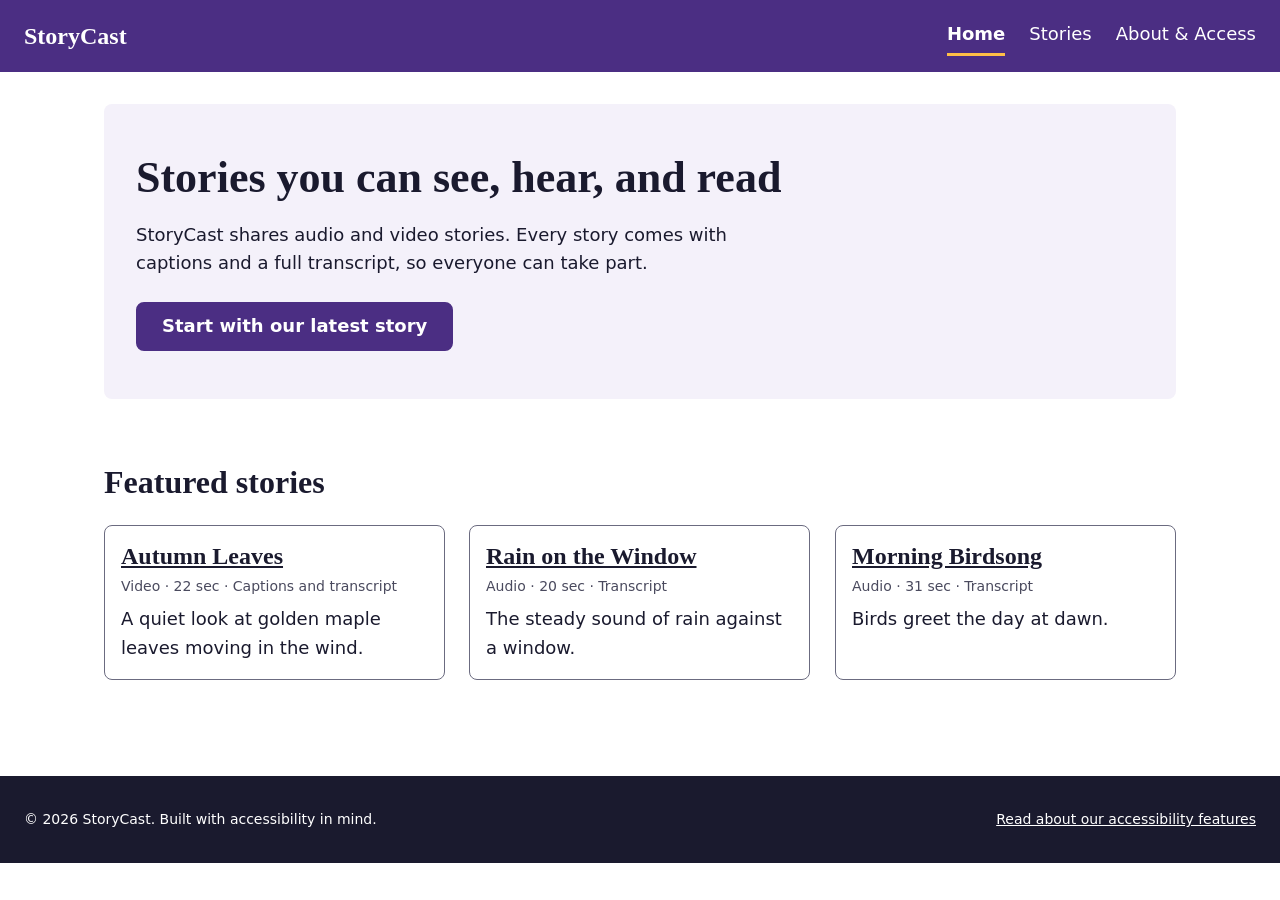
<file: index.html>
<!DOCTYPE html>
<html lang="en">
<head>
  <meta charset="UTF-8">
  <meta name="viewport" content="width=device-width, initial-scale=1">
  <title>StoryCast | Stories you can see, hear, and read</title>
  <meta name="description" content="StoryCast is an accessible home for audio and video storytelling, with captions and transcripts for every story.">
  <link rel="stylesheet" href="css/main.css">
</head>
<body>
  <a class="skip-link" href="#main">Skip to main content</a>

  <header class="site-header">
    <p class="site-header__brand">StoryCast</p>
    <nav class="nav" aria-label="Main">
      <ul class="nav__list">
        <li><a class="nav__link" href="index.html" aria-current="page">Home</a></li>
        <li><a class="nav__link" href="story/story-01.html">Stories</a></li>
        <li><a class="nav__link" href="about.html">About &amp; Access</a></li>
      </ul>
    </nav>
  </header>

  <main id="main">
    <section class="hero" aria-labelledby="hero-title">
      <h1 id="hero-title">Stories you can see, hear, and read</h1>
      <p>StoryCast shares audio and video stories. Every story comes with captions and a full transcript, so everyone can take part.</p>
      <a class="button" href="story/story-01.html">Start with our latest story</a>
    </section>

    <section class="featured" aria-labelledby="featured-title">
      <h2 id="featured-title">Featured stories</h2>

      <div class="featured__grid">
        <article class="media-card">
          <h3 class="media-card__title">
            <a href="story/story-01.html">Autumn Leaves</a>
          </h3>
          <p class="media-card__meta">Video &middot; 22 sec &middot; Captions and transcript</p>
          <p class="media-card__summary">A quiet look at golden maple leaves moving in the wind.</p>
        </article>

        <article class="media-card">
          <h3 class="media-card__title">
            <a href="story/story-02.html">Rain on the Window</a>
          </h3>
          <p class="media-card__meta">Audio &middot; 20 sec &middot; Transcript</p>
          <p class="media-card__summary">The steady sound of rain against a window.</p>
        </article>

        <article class="media-card">
          <h3 class="media-card__title">
            <a href="story/story-03.html">Morning Birdsong</a>
          </h3>
          <p class="media-card__meta">Audio &middot; 31 sec &middot; Transcript</p>
          <p class="media-card__summary">Birds greet the day at dawn.</p>
        </article>
      </div>
    </section>
  </main>

  <footer class="site-footer">
    <p>&copy; 2026 StoryCast. Built with accessibility in mind.</p>
    <p><a href="about.html">Read about our accessibility features</a></p>
  </footer>
</body>
</html>
</file>
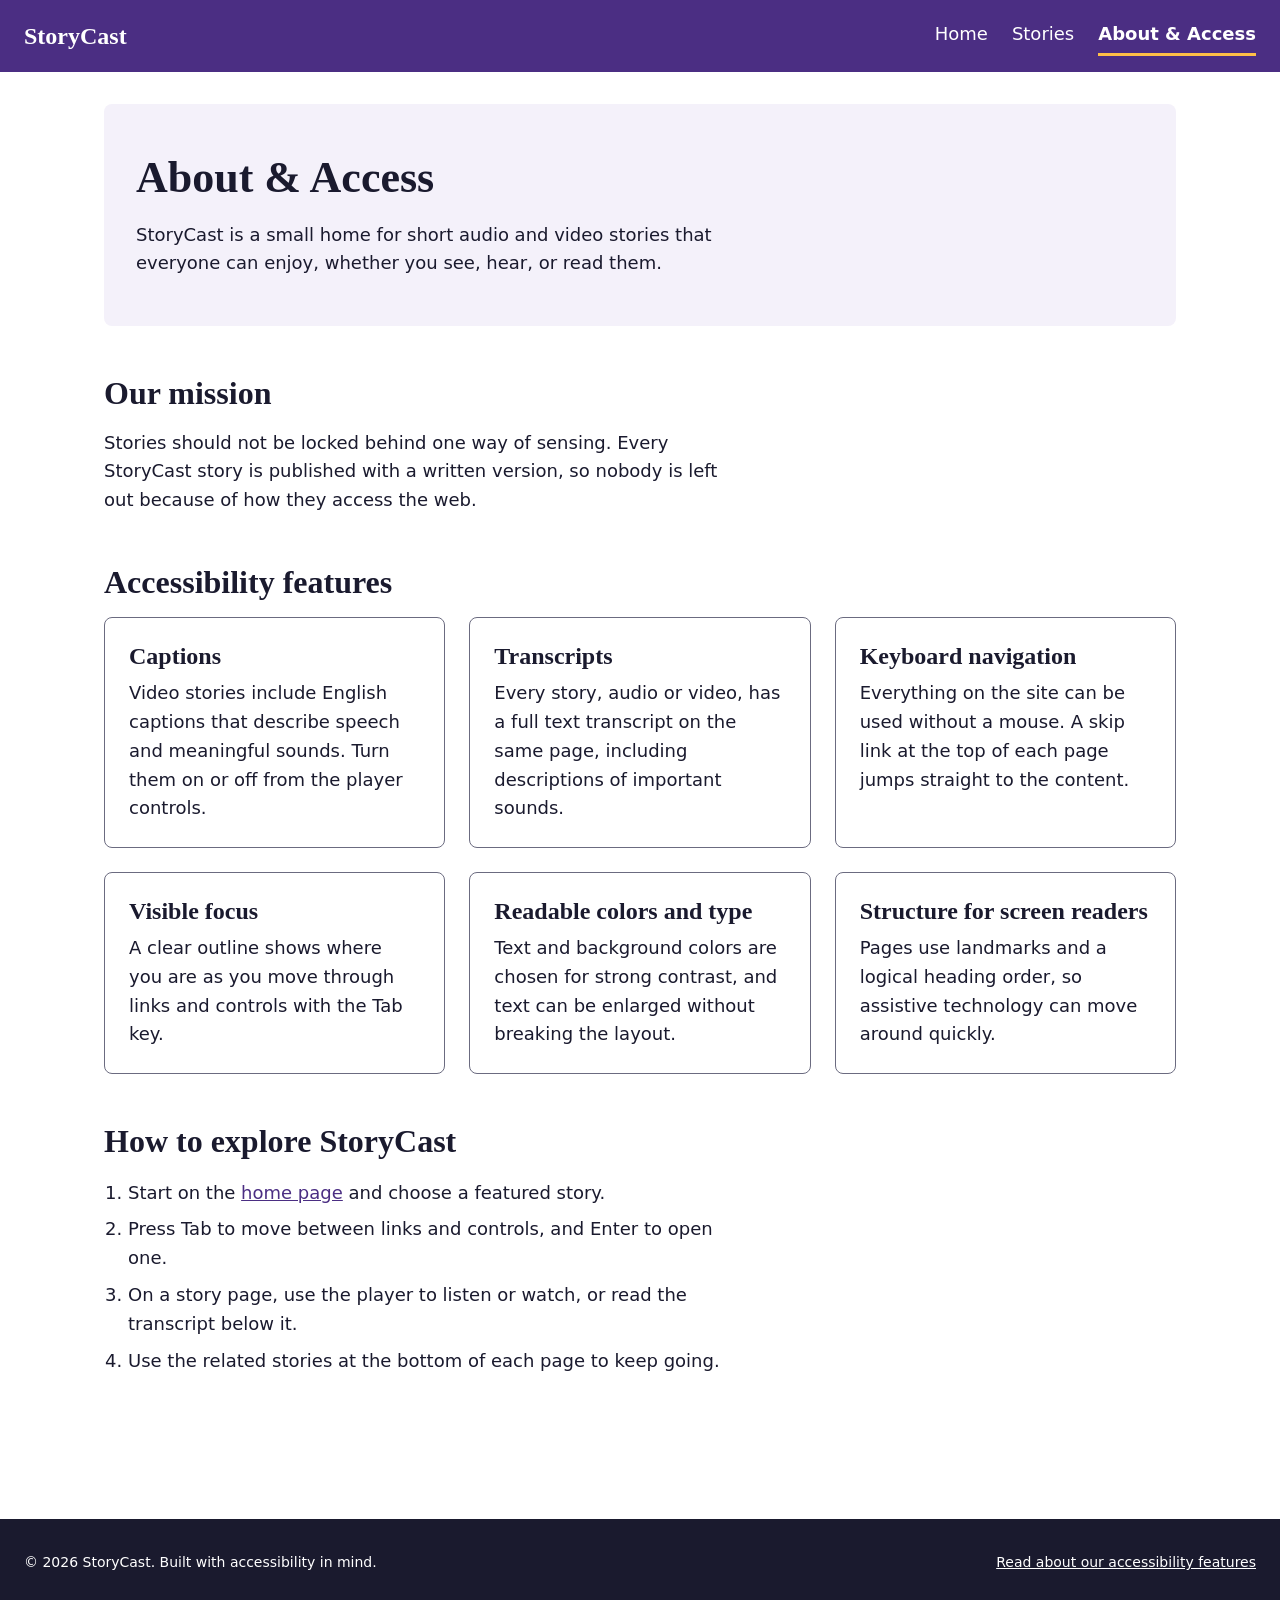
<file: about.html>
<!DOCTYPE html>
<html lang="en">
<head>
  <meta charset="UTF-8">
  <meta name="viewport" content="width=device-width, initial-scale=1">
  <title>About &amp; Access | StoryCast</title>
  <meta name="description" content="Learn about StoryCast's mission, the accessibility features built into every story, and how to explore the site.">
  <link rel="stylesheet" href="css/main.css">
</head>
<body>
  <a class="skip-link" href="#main">Skip to main content</a>

  <header class="site-header">
    <p class="site-header__brand">StoryCast</p>
    <nav class="nav" aria-label="Main">
      <ul class="nav__list">
        <li><a class="nav__link" href="index.html">Home</a></li>
        <li><a class="nav__link" href="story/story-01.html">Stories</a></li>
        <li><a class="nav__link" href="about.html" aria-current="page">About &amp; Access</a></li>
      </ul>
    </nav>
  </header>

  <main id="main">
    <header class="page-header">
      <h1>About &amp; Access</h1>
      <p>StoryCast is a small home for short audio and video stories that everyone can enjoy, whether you see, hear, or read them.</p>
    </header>

    <section class="about-section" aria-labelledby="mission-title">
      <h2 id="mission-title">Our mission</h2>
      <p>Stories should not be locked behind one way of sensing. Every StoryCast story is published with a written version, so nobody is left out because of how they access the web.</p>
    </section>

    <section class="about-section" aria-labelledby="features-title">
      <h2 id="features-title">Accessibility features</h2>
      <ul class="feature-list">
        <li>
          <h3>Captions</h3>
          <p>Video stories include English captions that describe speech and meaningful sounds. Turn them on or off from the player controls.</p>
        </li>
        <li>
          <h3>Transcripts</h3>
          <p>Every story, audio or video, has a full text transcript on the same page, including descriptions of important sounds.</p>
        </li>
        <li>
          <h3>Keyboard navigation</h3>
          <p>Everything on the site can be used without a mouse. A skip link at the top of each page jumps straight to the content.</p>
        </li>
        <li>
          <h3>Visible focus</h3>
          <p>A clear outline shows where you are as you move through links and controls with the Tab key.</p>
        </li>
        <li>
          <h3>Readable colors and type</h3>
          <p>Text and background colors are chosen for strong contrast, and text can be enlarged without breaking the layout.</p>
        </li>
        <li>
          <h3>Structure for screen readers</h3>
          <p>Pages use landmarks and a logical heading order, so assistive technology can move around quickly.</p>
        </li>
      </ul>
    </section>

    <section class="about-section" aria-labelledby="engage-title">
      <h2 id="engage-title">How to explore StoryCast</h2>
      <ol>
        <li>Start on the <a href="index.html">home page</a> and choose a featured story.</li>
        <li>Press Tab to move between links and controls, and Enter to open one.</li>
        <li>On a story page, use the player to listen or watch, or read the transcript below it.</li>
        <li>Use the related stories at the bottom of each page to keep going.</li>
      </ol>
    </section>
  </main>

  <footer class="site-footer">
    <p>&copy; 2026 StoryCast. Built with accessibility in mind.</p>
    <p><a href="about.html">Read about our accessibility features</a></p>
  </footer>
</body>
</html>
</file>
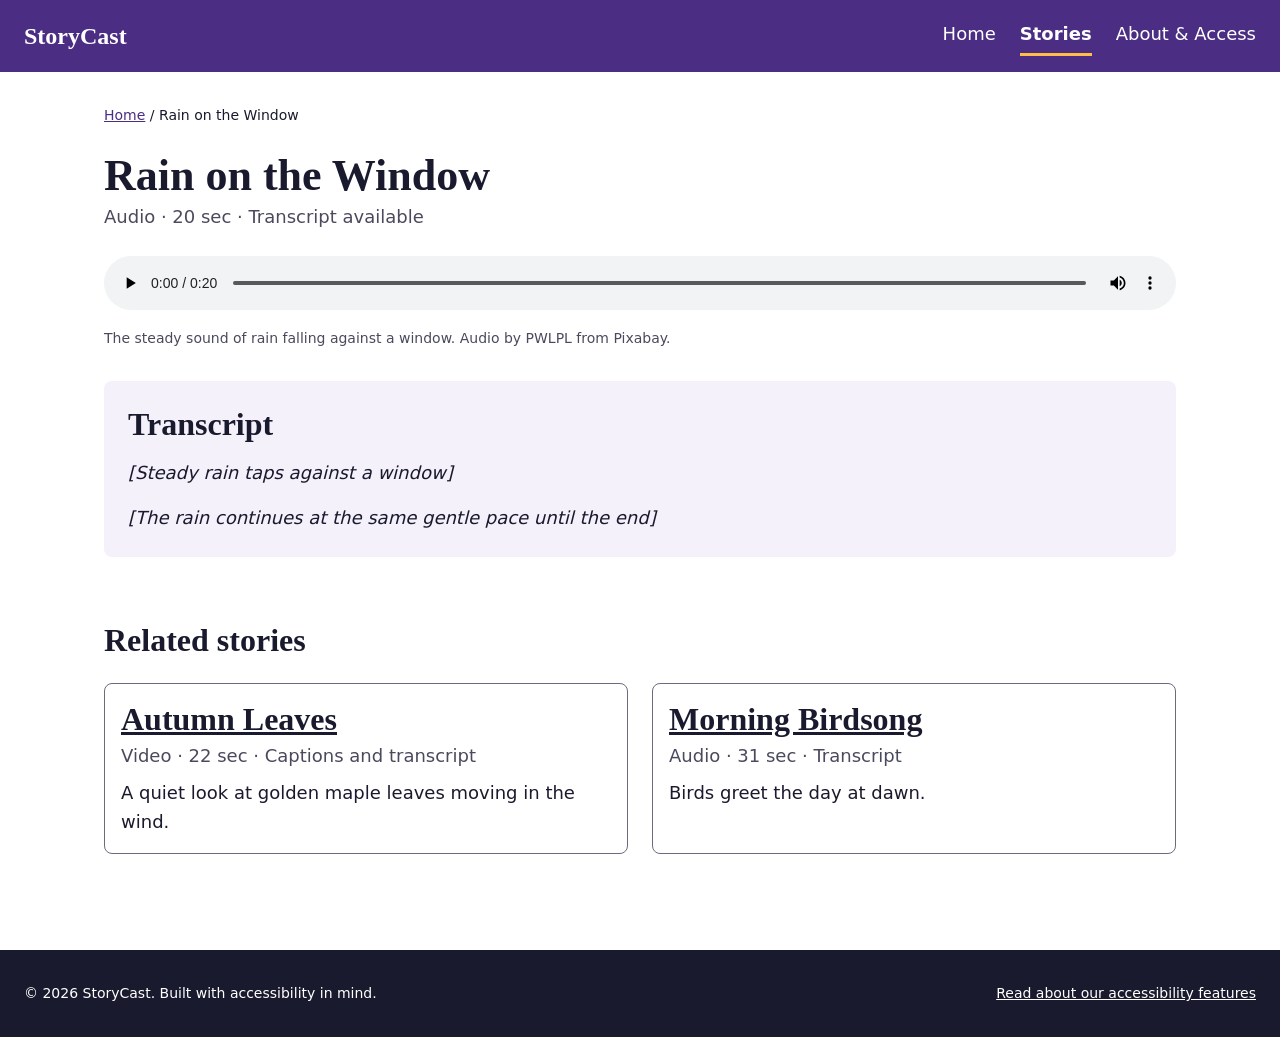
<file: story/story-02.html>
<!DOCTYPE html>
<html lang="en">
<head>
  <meta charset="UTF-8">
  <meta name="viewport" content="width=device-width, initial-scale=1">
  <title>Rain on the Window | StoryCast</title>
  <meta name="description" content="A 20-second audio recording of steady rain against a window, with a full transcript.">
  <link rel="stylesheet" href="../css/main.css">
</head>
<body>
  <a class="skip-link" href="#main">Skip to main content</a>

  <header class="site-header">
    <p class="site-header__brand">StoryCast</p>
    <nav class="nav" aria-label="Main">
      <ul class="nav__list">
        <li><a class="nav__link" href="../index.html">Home</a></li>
        <li><a class="nav__link" href="story-01.html" aria-current="page">Stories</a></li>
        <li><a class="nav__link" href="../about.html">About &amp; Access</a></li>
      </ul>
    </nav>
  </header>

  <main id="main">
    <nav class="breadcrumb" aria-label="Breadcrumb">
      <a href="../index.html">Home</a> / <span aria-current="page">Rain on the Window</span>
    </nav>

    <article class="story">
      <header class="story__header">
        <h1>Rain on the Window</h1>
        <p class="story__meta">Audio &middot; 20 sec &middot; Transcript available</p>
      </header>

      <figure class="story__media">
        <audio controls preload="metadata">
          <source src="../assets/audio/story-02.mp3" type="audio/mpeg">
          <p>Your browser doesn't support audio. <a href="../assets/audio/story-02.mp3">Download the audio</a> or read the transcript below.</p>
        </audio>
        <figcaption>
          The steady sound of rain falling against a window. Audio by PWLPL from Pixabay.
        </figcaption>
      </figure>

      <section class="transcript" aria-labelledby="transcript-title">
        <h2 id="transcript-title">Transcript</h2>
        <p><em>[Steady rain taps against a window]</em></p>
        <p><em>[The rain continues at the same gentle pace until the end]</em></p>
      </section>
    </article>

    <section class="related" aria-labelledby="related-title">
      <h2 id="related-title">Related stories</h2>

      <div class="featured__grid">
        <article class="media-card">
          <h3 class="media-card__title">
            <a href="story-01.html">Autumn Leaves</a>
          </h3>
          <p class="media-card__meta">Video &middot; 22 sec &middot; Captions and transcript</p>
          <p class="media-card__summary">A quiet look at golden maple leaves moving in the wind.</p>
        </article>

        <article class="media-card">
          <h3 class="media-card__title">
            <a href="story-03.html">Morning Birdsong</a>
          </h3>
          <p class="media-card__meta">Audio &middot; 31 sec &middot; Transcript</p>
          <p class="media-card__summary">Birds greet the day at dawn.</p>
        </article>
      </div>
    </section>
  </main>

  <footer class="site-footer">
    <p>&copy; 2026 StoryCast. Built with accessibility in mind.</p>
    <p><a href="../about.html">Read about our accessibility features</a></p>
  </footer>
</body>
</html>
</file>
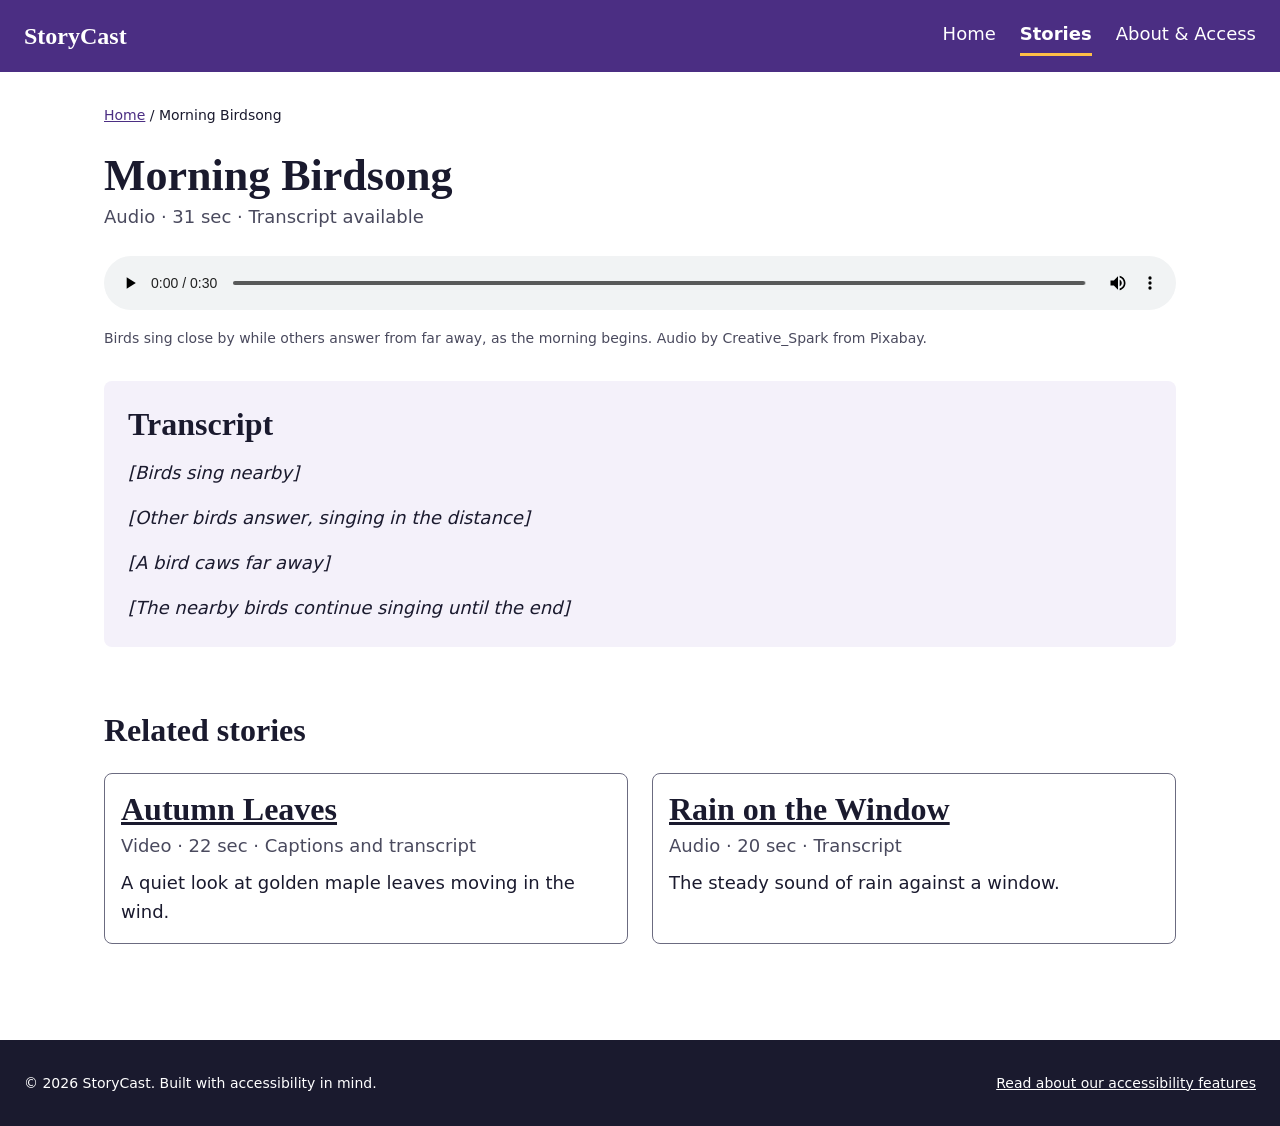
<file: story/story-03.html>
<!DOCTYPE html>
<html lang="en">
<head>
  <meta charset="UTF-8">
  <meta name="viewport" content="width=device-width, initial-scale=1">
  <title>Morning Birdsong | StoryCast</title>
  <meta name="description" content="A 31-second audio recording of birds singing at dawn, with a full transcript.">
  <link rel="stylesheet" href="../css/main.css">
</head>
<body>
  <a class="skip-link" href="#main">Skip to main content</a>

  <header class="site-header">
    <p class="site-header__brand">StoryCast</p>
    <nav class="nav" aria-label="Main">
      <ul class="nav__list">
        <li><a class="nav__link" href="../index.html">Home</a></li>
        <li><a class="nav__link" href="story-01.html" aria-current="page">Stories</a></li>
        <li><a class="nav__link" href="../about.html">About &amp; Access</a></li>
      </ul>
    </nav>
  </header>

  <main id="main">
    <nav class="breadcrumb" aria-label="Breadcrumb">
      <a href="../index.html">Home</a> / <span aria-current="page">Morning Birdsong</span>
    </nav>

    <article class="story">
      <header class="story__header">
        <h1>Morning Birdsong</h1>
        <p class="story__meta">Audio &middot; 31 sec &middot; Transcript available</p>
      </header>

      <figure class="story__media">
        <audio controls preload="metadata">
          <source src="../assets/audio/story-03.mp3" type="audio/mpeg">
          <p>Your browser doesn't support audio. <a href="../assets/audio/story-03.mp3">Download the audio</a> or read the transcript below.</p>
        </audio>
        <figcaption>
          Birds sing close by while others answer from far away, as the morning begins. Audio by Creative_Spark from Pixabay.
        </figcaption>
      </figure>

      <section class="transcript" aria-labelledby="transcript-title">
        <h2 id="transcript-title">Transcript</h2>
        <p><em>[Birds sing nearby]</em></p>
        <p><em>[Other birds answer, singing in the distance]</em></p>
        <p><em>[A bird caws far away]</em></p>
        <p><em>[The nearby birds continue singing until the end]</em></p>
      </section>
    </article>

    <section class="related" aria-labelledby="related-title">
      <h2 id="related-title">Related stories</h2>

      <div class="featured__grid">
        <article class="media-card">
          <h3 class="media-card__title">
            <a href="story-01.html">Autumn Leaves</a>
          </h3>
          <p class="media-card__meta">Video &middot; 22 sec &middot; Captions and transcript</p>
          <p class="media-card__summary">A quiet look at golden maple leaves moving in the wind.</p>
        </article>

        <article class="media-card">
          <h3 class="media-card__title">
            <a href="story-02.html">Rain on the Window</a>
          </h3>
          <p class="media-card__meta">Audio &middot; 20 sec &middot; Transcript</p>
          <p class="media-card__summary">The steady sound of rain against a window.</p>
        </article>
      </div>
    </section>
  </main>

  <footer class="site-footer">
    <p>&copy; 2026 StoryCast. Built with accessibility in mind.</p>
    <p><a href="../about.html">Read about our accessibility features</a></p>
  </footer>
</body>
</html>
</file>
<file: css/main.css>
@layer reset, base, layout, components, utilities;
:root {
  --color-bg: #ffffff;
  --color-surface: #f4f1fa;
  --color-text: #1a1a2e;
  --color-text-muted: #4a4a5e;
  --color-primary: #4b2e83;
  --color-primary-contrast: #ffffff;
  --color-accent: #b3261e;
  --color-focus: #ffbf47;
  --color-border: #6b6b80;
}

:root {
  --font-family-base: system-ui, -apple-system, Segoe UI, Roboto, Arial, sans-serif;
  --font-family-heading: Georgia, Times New Roman, serif;
  --font-size-base: 1.125rem;
  --font-size-sm: 0.875rem;
  --font-size-md: 1.125rem;
  --font-size-lg: 1.5rem;
  --font-size-xl: 2rem;
  --font-size-2xl: 2.75rem;
  --line-height-base: 1.6;
  --line-height-heading: 1.2;
}

:root {
  --space-xs: 0.25rem;
  --space-sm: 0.5rem;
  --space-md: 1rem;
  --space-lg: 1.5rem;
  --space-xl: 2rem;
  --space-2xl: 3rem;
  --space-3xl: 4rem;
  --container-max-width: 70rem;
  --radius-md: 0.5rem;
}

@layer reset {
  *,
  *::before,
  *::after {
    box-sizing: border-box;
  }
  body,
  h1,
  h2,
  h3,
  p,
  figure,
  ul {
    margin: 0;
  }
  ul {
    padding: 0;
    list-style: none;
  }
  img,
  video {
    display: block;
    max-width: 100%;
    height: auto;
  }
}
@layer base {
  body {
    font-family: var(--font-family-base);
    font-size: var(--font-size-base);
    line-height: var(--line-height-base);
    color: var(--color-text);
    background-color: var(--color-bg);
  }
  h1,
  h2,
  h3 {
    font-family: var(--font-family-heading);
    line-height: var(--line-height-heading);
  }
  h1 {
    font-size: var(--font-size-2xl);
  }
  h2 {
    font-size: var(--font-size-xl);
  }
  h3 {
    font-size: var(--font-size-lg);
  }
  a {
    color: var(--color-primary);
  }
  :focus-visible {
    outline: 3px solid var(--color-primary);
    outline-offset: 3px;
  }
  .skip-link {
    position: absolute;
    left: var(--space-md);
    top: -4rem;
    padding: var(--space-sm) var(--space-md);
    background-color: var(--color-primary);
    color: var(--color-primary-contrast);
  }
  .skip-link:focus {
    top: var(--space-md);
  }
  @media (prefers-reduced-motion: reduce) {
    * {
      animation: none !important;
      transition: none !important;
    }
  }
}
@layer layout {
  .site-header {
    display: flex;
    flex-wrap: wrap;
    align-items: center;
    justify-content: space-between;
    gap: var(--space-md);
    padding: var(--space-md) var(--space-lg);
    background-color: var(--color-primary);
    color: var(--color-primary-contrast);
  }
  .site-header :focus-visible {
    outline-color: var(--color-focus);
  }
  .site-header__brand {
    font-family: var(--font-family-heading);
    font-size: var(--font-size-lg);
    font-weight: 700;
  }
}
@layer components {
  .nav__list {
    display: flex;
    flex-wrap: wrap;
    gap: var(--space-lg);
  }
  .nav__link {
    display: inline-block;
    padding: var(--space-xs) 0;
    color: var(--color-primary-contrast);
    text-decoration: none;
    border-bottom: 3px solid transparent;
  }
  .nav__link:hover {
    border-bottom-color: var(--color-primary-contrast);
  }
  .nav__link[aria-current=page] {
    font-weight: 700;
    border-bottom-color: var(--color-focus);
  }
}
@layer layout {
  .site-footer {
    display: flex;
    flex-wrap: wrap;
    justify-content: space-between;
    gap: var(--space-md);
    margin-top: var(--space-3xl);
    padding: var(--space-xl) var(--space-lg);
    background-color: var(--color-text);
    color: var(--color-bg);
    font-size: var(--font-size-sm);
  }
  .site-footer a {
    color: var(--color-bg);
  }
  .site-footer :focus-visible {
    outline-color: var(--color-focus);
  }
}
@layer layout {
  main {
    max-width: var(--container-max-width);
    margin-inline: auto;
    padding: var(--space-xl) var(--space-lg);
  }
  .hero {
    padding: var(--space-2xl) var(--space-xl);
    background-color: var(--color-surface);
    border-radius: var(--radius-md);
  }
  .hero p {
    max-width: 40rem;
    margin-block: var(--space-md) var(--space-lg);
  }
  .featured {
    margin-top: var(--space-3xl);
  }
  .featured h2 {
    margin-bottom: var(--space-lg);
  }
  .featured__grid {
    display: grid;
    grid-template-columns: repeat(auto-fit, minmax(16rem, 1fr));
    gap: var(--space-lg);
  }
}
@layer components {
  .media-card {
    position: relative;
    padding: var(--space-md);
    background-color: var(--color-bg);
    border: 1px solid var(--color-border);
    border-radius: var(--radius-md);
    container: media-card/inline-size;
  }
  .media-card:focus-within {
    outline: 3px solid var(--color-primary);
    outline-offset: 3px;
  }
  .media-card__title {
    font-size: var(--font-size-lg);
    margin-bottom: var(--space-xs);
  }
  .media-card__title a {
    color: var(--color-text);
  }
  .media-card__title a::after {
    content: "";
    position: absolute;
    inset: 0;
  }
  .media-card__meta {
    margin-bottom: var(--space-sm);
    font-size: var(--font-size-sm);
    color: var(--color-text-muted);
  }
  @container media-card (min-width: 24rem) {
    .media-card__title {
      font-size: var(--font-size-xl);
    }
    .media-card__meta {
      font-size: var(--font-size-md);
    }
    .media-card__summary {
      max-width: 32rem;
    }
  }
}
@layer components {
  .button {
    display: inline-block;
    padding: var(--space-sm) var(--space-lg);
    background-color: var(--color-primary);
    color: var(--color-primary-contrast);
    font-weight: 700;
    text-decoration: none;
    border: 2px solid var(--color-primary);
    border-radius: var(--radius-md);
  }
  .button:hover {
    background-color: var(--color-primary-contrast);
    color: var(--color-primary);
  }
}
@layer components {
  .breadcrumb {
    margin-bottom: var(--space-lg);
    font-size: var(--font-size-sm);
  }
  .story__header {
    margin-bottom: var(--space-lg);
  }
  .story__meta {
    color: var(--color-text-muted);
  }
  .story__media {
    margin-bottom: var(--space-xl);
  }
  .story__media video {
    width: 100%;
    aspect-ratio: 16/9;
    object-fit: cover;
    background-color: #000;
    border-radius: var(--radius-md);
  }
  .story__media audio {
    width: 100%;
  }
  .story__media figcaption {
    margin-top: var(--space-sm);
    font-size: var(--font-size-sm);
    color: var(--color-text-muted);
  }
  .transcript {
    margin-bottom: var(--space-3xl);
    padding: var(--space-lg);
    background-color: var(--color-surface);
    border-radius: var(--radius-md);
  }
  .transcript h2 {
    margin-bottom: var(--space-md);
  }
  .transcript p + p {
    margin-top: var(--space-md);
  }
  .related h2 {
    margin-bottom: var(--space-lg);
  }
}
@layer components {
  .page-header {
    margin-bottom: var(--space-2xl);
    padding: var(--space-2xl) var(--space-xl);
    background-color: var(--color-surface);
    border-radius: var(--radius-md);
  }
  .page-header p {
    max-width: 40rem;
    margin-top: var(--space-md);
  }
  .about-section {
    margin-bottom: var(--space-2xl);
  }
  .about-section h2 {
    margin-bottom: var(--space-md);
  }
  .about-section p {
    max-width: 40rem;
  }
  .about-section ol {
    max-width: 40rem;
    padding-left: var(--space-lg);
  }
  .about-section ol li + li {
    margin-top: var(--space-sm);
  }
  .feature-list {
    display: grid;
    grid-template-columns: repeat(auto-fit, minmax(16rem, 1fr));
    gap: var(--space-lg);
  }
  .feature-list li {
    padding: var(--space-lg);
    border: 1px solid var(--color-border);
    border-radius: var(--radius-md);
  }
  .feature-list h3 {
    margin-bottom: var(--space-sm);
  }
}

/*# sourceMappingURL=main.css.map */
</file>
